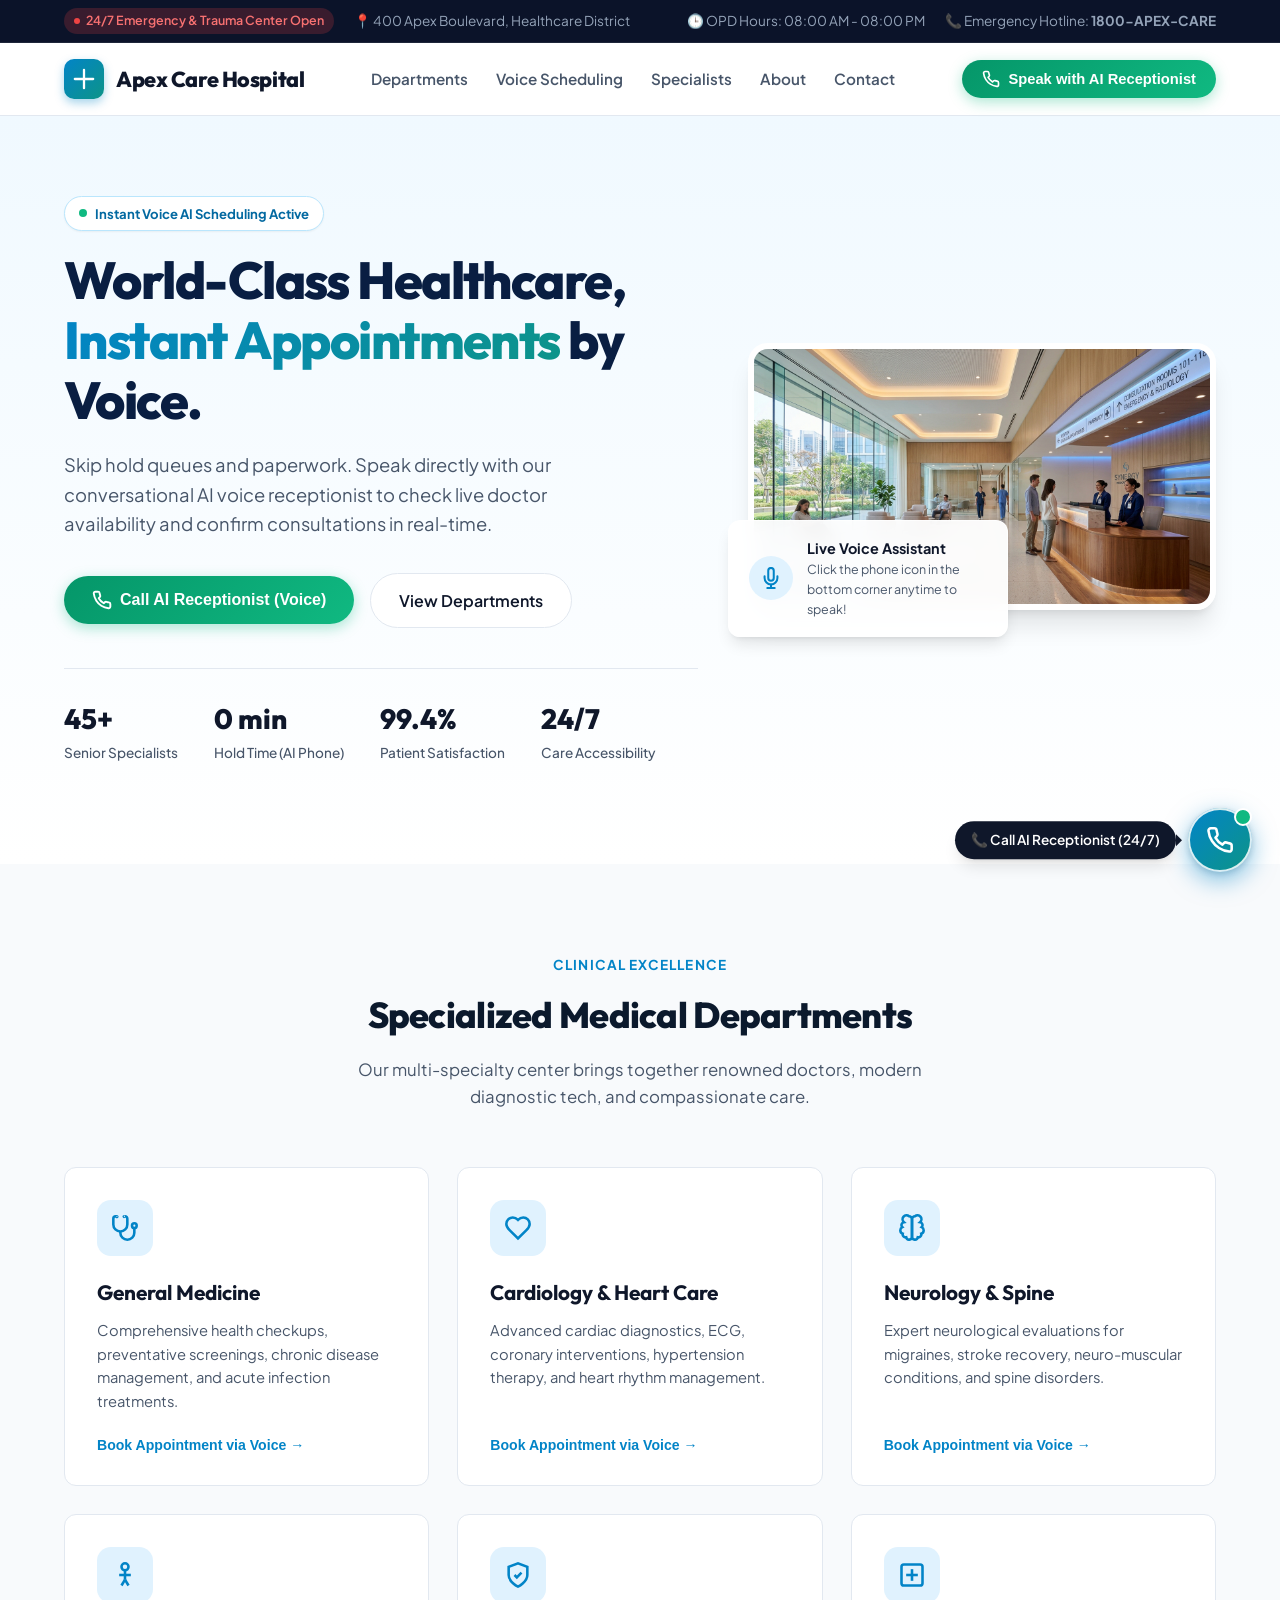
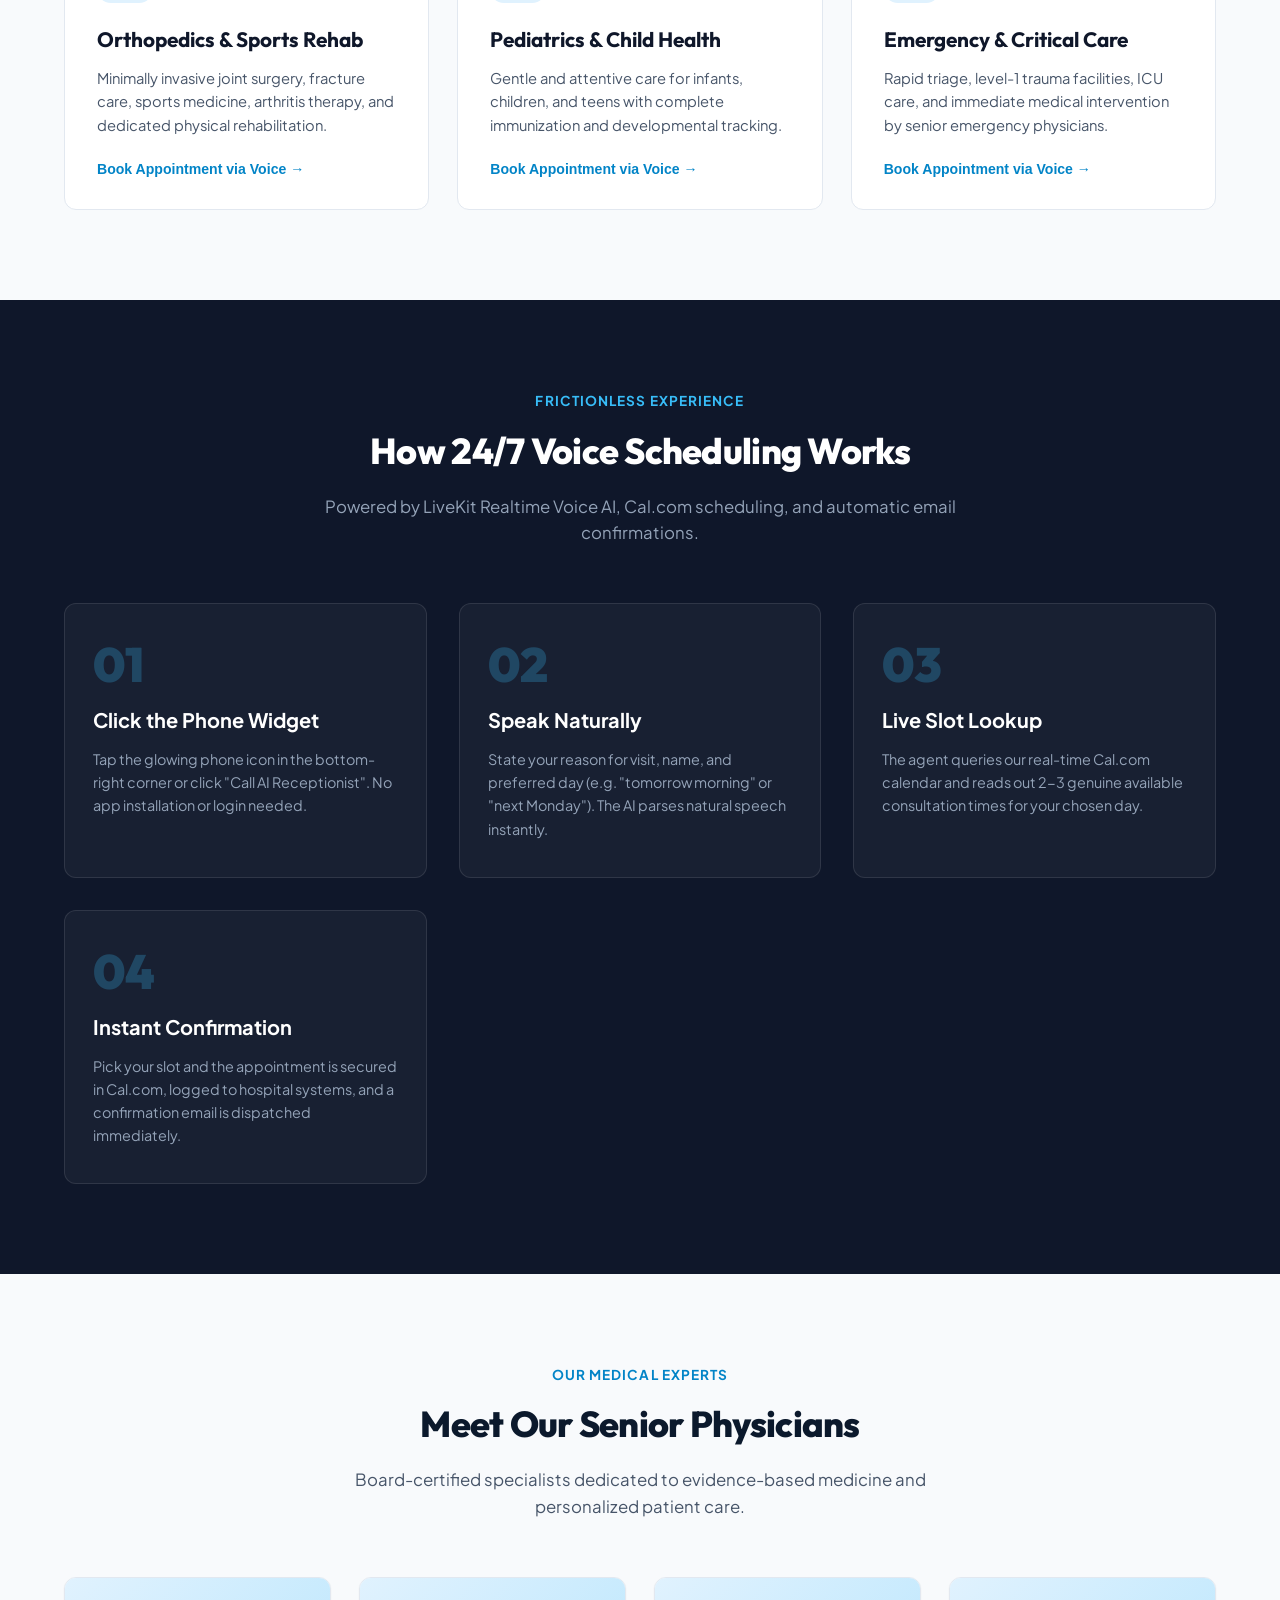
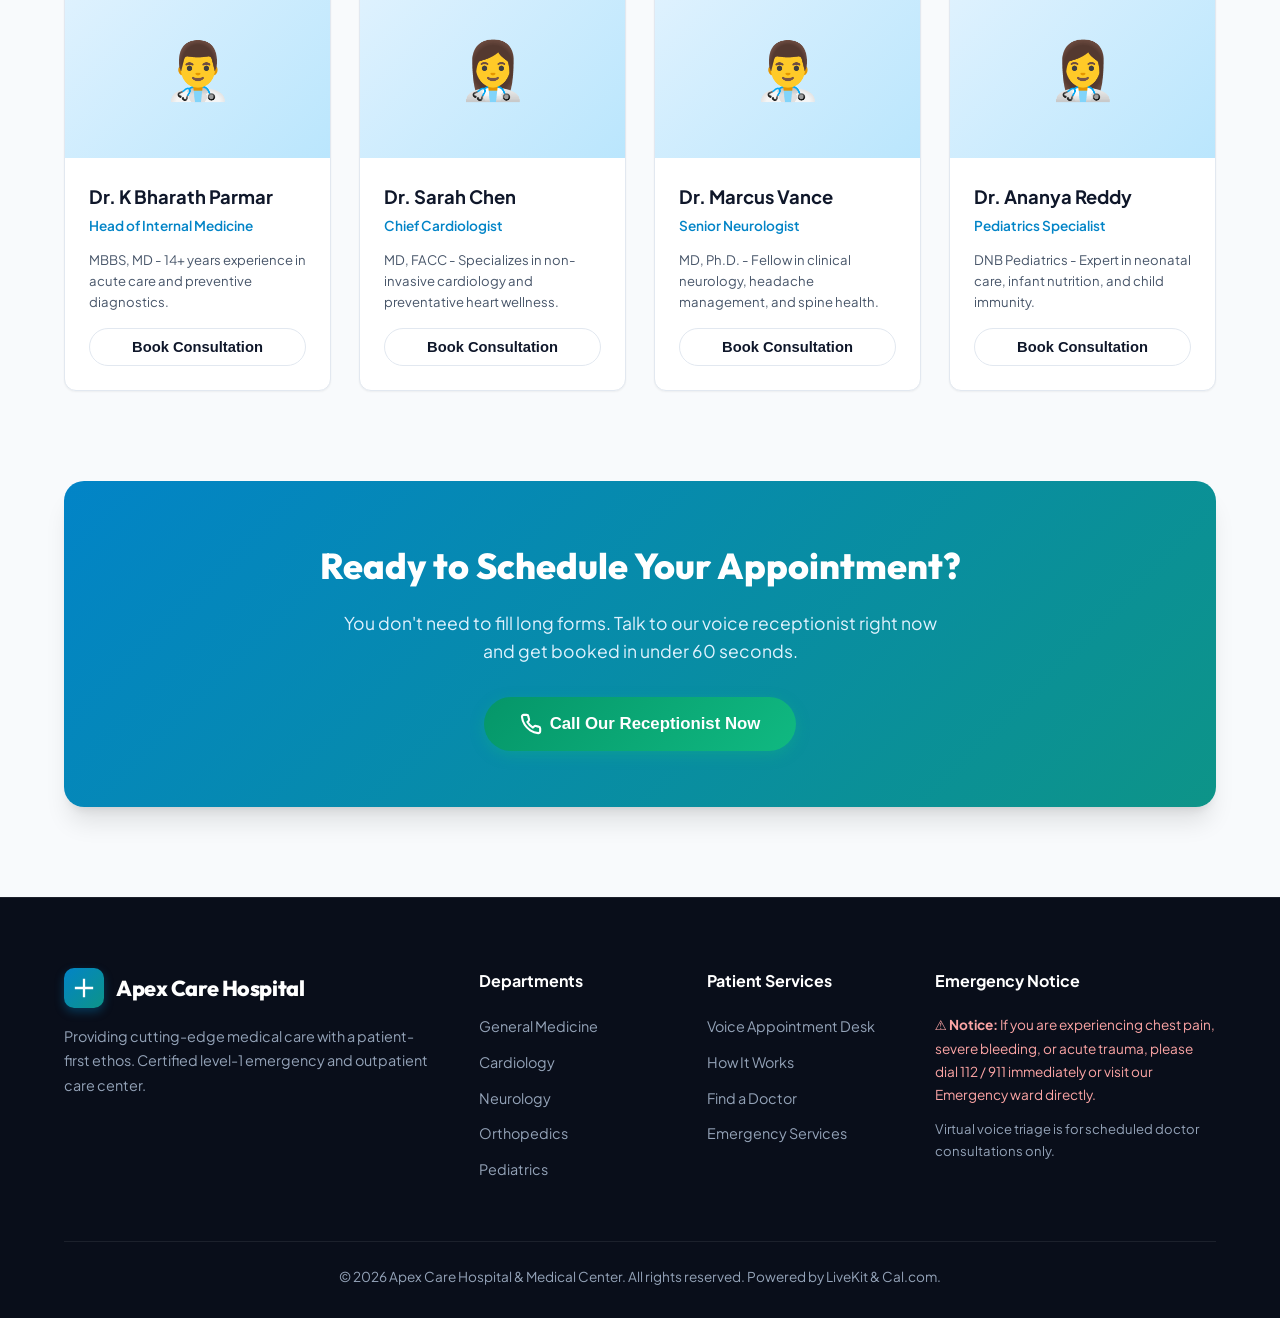
<file: index.html>
<!DOCTYPE html>
<html lang="en">
<head>
  <meta charset="UTF-8" />
  <meta name="viewport" content="width=device-width, initial-scale=1.0" />
  <title>Apex Care Hospital & Medical Center | 24/7 AI Voice Appointment Desk</title>
  <meta name="description" content="Experience compassionate healthcare with 24/7 AI voice-powered appointment booking. Speak directly with our virtual medical receptionist for instant doctor scheduling." />
  
  <!-- Fonts -->
  <link rel="preconnect" href="https://fonts.googleapis.com" />
  <link rel="preconnect" href="https://fonts.gstatic.com" crossorigin />
  <link href="https://fonts.googleapis.com/css2?family=Outfit:wght@500;600;700;800;900&family=Plus+Jakarta+Sans:wght@400;500;600;700&display=swap" rel="stylesheet" />
  
  <link rel="stylesheet" href="styles.css" />
</head>
<body>

  <!-- Top Info Bar -->
  <div class="top-bar">
    <div class="container">
      <div class="top-bar-left">
        <span class="badge-emergency"><span class="dot"></span> 24/7 Emergency & Trauma Center Open</span>
        <span>📍 400 Apex Boulevard, Healthcare District</span>
      </div>
      <div class="top-bar-right">
        <span>🕒 OPD Hours: 08:00 AM - 08:00 PM</span>
        <span>📞 Emergency Hotline: <strong>1800-APEX-CARE</strong></span>
      </div>
    </div>
  </div>

  <!-- Navbar -->
  <header class="navbar">
    <div class="container">
      <a href="#" class="logo">
        <div class="logo-icon">
          <svg width="22" height="22" viewBox="0 0 24 24" fill="none" stroke="currentColor" stroke-width="2.5" stroke-linecap="round" stroke-linejoin="round">
            <path d="M12 2v20M2 12h20"/>
          </svg>
        </div>
        <span>Apex Care Hospital</span>
      </a>

      <ul class="nav-links">
        <li><a href="#departments">Departments</a></li>
        <li><a href="#how-it-works">Voice Scheduling</a></li>
        <li><a href="#specialists">Specialists</a></li>
        <li><a href="#about">About</a></li>
        <li><a href="#contact">Contact</a></li>
      </ul>

      <div class="nav-cta">
        <button class="btn btn-call open-voice-btn" id="nav-voice-btn">
          <svg width="18" height="18" viewBox="0 0 24 24" fill="none" stroke="currentColor" stroke-width="2.2" stroke-linecap="round" stroke-linejoin="round">
            <path d="M22 16.92v3a2 2 0 0 1-2.18 2 19.79 19.79 0 0 1-8.63-3.07 19.5 19.5 0 0 1-6-6 19.79 19.79 0 0 1-3.07-8.67A2 2 0 0 1 4.11 2h3a2 2 0 0 1 2 1.72 12.84 12.84 0 0 0 .7 2.81 2 2 0 0 1-.45 2.11L8.09 9.91a16 16 0 0 0 6 6l1.27-1.27a2 2 0 0 1 2.11-.45 12.84 12.84 0 0 0 2.81.7A2 2 0 0 1 22 16.92z"/>
          </svg>
          Speak with AI Receptionist
        </button>
      </div>
    </div>
  </header>

  <!-- Hero Section -->
  <section class="hero">
    <div class="container hero-grid">
      <div class="hero-content">
        <div class="hero-pill">
          <span class="status-ping"></span>
          <span>Instant Voice AI Scheduling Active</span>
        </div>
        
        <h1 class="hero-title">
          World-Class Healthcare, <span>Instant Appointments</span> by Voice.
        </h1>
        
        <p class="hero-desc">
          Skip hold queues and paperwork. Speak directly with our conversational AI voice receptionist to check live doctor availability and confirm consultations in real-time.
        </p>

        <div class="hero-actions">
          <button class="btn btn-call open-voice-btn" id="hero-voice-btn">
            <svg width="20" height="20" viewBox="0 0 24 24" fill="none" stroke="currentColor" stroke-width="2.3" stroke-linecap="round" stroke-linejoin="round">
              <path d="M22 16.92v3a2 2 0 0 1-2.18 2 19.79 19.79 0 0 1-8.63-3.07 19.5 19.5 0 0 1-6-6 19.79 19.79 0 0 1-3.07-8.67A2 2 0 0 1 4.11 2h3a2 2 0 0 1 2 1.72 12.84 12.84 0 0 0 .7 2.81 2 2 0 0 1-.45 2.11L8.09 9.91a16 16 0 0 0 6 6l1.27-1.27a2 2 0 0 1 2.11-.45 12.84 12.84 0 0 0 2.81.7A2 2 0 0 1 22 16.92z"/>
            </svg>
            Call AI Receptionist (Voice)
          </button>
          
          <a href="#departments" class="btn btn-secondary">
            View Departments
          </a>
        </div>

        <div class="hero-stats">
          <div class="stat-item">
            <h4>45+</h4>
            <p>Senior Specialists</p>
          </div>
          <div class="stat-item">
            <h4>0 min</h4>
            <p>Hold Time (AI Phone)</p>
          </div>
          <div class="stat-item">
            <h4>99.4%</h4>
            <p>Patient Satisfaction</p>
          </div>
          <div class="stat-item">
            <h4>24/7</h4>
            <p>Care Accessibility</p>
          </div>
        </div>
      </div>

      <div class="hero-image-wrapper">
        <img src="assets/hospital_hero.jpg" alt="Apex Care Hospital Reception and Center" class="hero-image" />
        <div class="hero-floating-card">
          <div class="floating-icon">
            <svg width="22" height="22" viewBox="0 0 24 24" fill="none" stroke="currentColor" stroke-width="2.2" stroke-linecap="round" stroke-linejoin="round">
              <path d="M12 1a3 3 0 0 0-3 3v8a3 3 0 0 0 6 0V4a3 3 0 0 0-3-3z"/>
              <path d="M19 10v2a7 7 0 0 1-14 0v-2"/>
              <line x1="12" y1="19" x2="12" y2="23"/>
              <line x1="8" y1="23" x2="16" y2="23"/>
            </svg>
          </div>
          <div class="floating-text">
            <h5>Live Voice Assistant</h5>
            <p>Click the phone icon in the bottom corner anytime to speak!</p>
          </div>
        </div>
      </div>
    </div>
  </section>

  <!-- Departments Section -->
  <section class="section" id="departments">
    <div class="container">
      <div class="section-header">
        <span class="section-subtitle">Clinical Excellence</span>
        <h2 class="section-title">Specialized Medical Departments</h2>
        <p class="section-desc">Our multi-specialty center brings together renowned doctors, modern diagnostic tech, and compassionate care.</p>
      </div>

      <div class="dept-grid">
        <!-- Card 1 -->
        <div class="dept-card">
          <div class="dept-icon">
            <svg width="28" height="28" viewBox="0 0 24 24" fill="none" stroke="currentColor" stroke-width="2.2">
              <path d="M4.8 2.3A.3.3 0 1 0 5 2H4a2 2 0 0 0-2 2v5a6 6 0 0 0 6 6v0a6 6 0 0 0 6-6V4a2 2 0 0 0-2-2h-1a.2.2 0 1 0 .3.3"/>
              <path d="M8 15v1a6 6 0 0 0 6 6v0a6 6 0 0 0 6-6v-4"/>
              <circle cx="20" cy="10" r="2"/>
            </svg>
          </div>
          <h3>General Medicine</h3>
          <p>Comprehensive health checkups, preventative screenings, chronic disease management, and acute infection treatments.</p>
          <button class="dept-book-btn open-voice-btn" data-dept="General Medicine">
            Book Appointment via Voice &rarr;
          </button>
        </div>

        <!-- Card 2 -->
        <div class="dept-card">
          <div class="dept-icon">
            <svg width="28" height="28" viewBox="0 0 24 24" fill="none" stroke="currentColor" stroke-width="2.2">
              <path d="M19 14c1.49-1.46 3-3.21 3-5.5A5.5 5.5 0 0 0 16.5 3c-1.76 0-3 .5-4.5 2-1.5-1.5-2.74-2-4.5-2A5.5 5.5 0 0 0 2 8.5c0 2.3 1.5 4.05 3 5.5l7 7Z"/>
            </svg>
          </div>
          <h3>Cardiology & Heart Care</h3>
          <p>Advanced cardiac diagnostics, ECG, coronary interventions, hypertension therapy, and heart rhythm management.</p>
          <button class="dept-book-btn open-voice-btn" data-dept="Cardiology">
            Book Appointment via Voice &rarr;
          </button>
        </div>

        <!-- Card 3 -->
        <div class="dept-card">
          <div class="dept-icon">
            <svg width="28" height="28" viewBox="0 0 24 24" fill="none" stroke="currentColor" stroke-width="2.2">
              <path d="M9.5 2A2.5 2.5 0 0 1 12 4.5v15a2.5 2.5 0 0 1-4.96.44 2.5 2.5 0 0 1-2.96-3.08 3 3 0 0 1-.34-5.58 2.5 2.5 0 0 1 1.32-4.24 2.5 2.5 0 0 1 4.44-5.04z"/>
              <path d="M14.5 2A2.5 2.5 0 0 0 12 4.5v15a2.5 2.5 0 0 0 4.96.44 2.5 2.5 0 0 0 2.96-3.08 3 3 0 0 0 .34-5.58 2.5 2.5 0 0 0-1.32-4.24 2.5 2.5 0 0 0-4.44-5.04z"/>
            </svg>
          </div>
          <h3>Neurology & Spine</h3>
          <p>Expert neurological evaluations for migraines, stroke recovery, neuro-muscular conditions, and spine disorders.</p>
          <button class="dept-book-btn open-voice-btn" data-dept="Neurology">
            Book Appointment via Voice &rarr;
          </button>
        </div>

        <!-- Card 4 -->
        <div class="dept-card">
          <div class="dept-icon">
            <svg width="28" height="28" viewBox="0 0 24 24" fill="none" stroke="currentColor" stroke-width="2.2">
              <circle cx="12" cy="5" r="3"/>
              <line x1="12" y1="8" x2="12" y2="16"/>
              <line x1="7" y1="12" x2="17" y2="12"/>
              <line x1="9" y1="21" x2="12" y2="16"/>
              <line x1="15" y1="21" x2="12" y2="16"/>
            </svg>
          </div>
          <h3>Orthopedics & Sports Rehab</h3>
          <p>Minimally invasive joint surgery, fracture care, sports medicine, arthritis therapy, and dedicated physical rehabilitation.</p>
          <button class="dept-book-btn open-voice-btn" data-dept="Orthopedics">
            Book Appointment via Voice &rarr;
          </button>
        </div>

        <!-- Card 5 -->
        <div class="dept-card">
          <div class="dept-icon">
            <svg width="28" height="28" viewBox="0 0 24 24" fill="none" stroke="currentColor" stroke-width="2.2">
              <path d="M12 22s8-4 8-10V5l-8-3-8 3v7c0 6 8 10 8 10z"/>
              <path d="m9 12 2 2 4-4"/>
            </svg>
          </div>
          <h3>Pediatrics & Child Health</h3>
          <p>Gentle and attentive care for infants, children, and teens with complete immunization and developmental tracking.</p>
          <button class="dept-book-btn open-voice-btn" data-dept="Pediatrics">
            Book Appointment via Voice &rarr;
          </button>
        </div>

        <!-- Card 6 -->
        <div class="dept-card">
          <div class="dept-icon">
            <svg width="28" height="28" viewBox="0 0 24 24" fill="none" stroke="currentColor" stroke-width="2.2">
              <rect width="18" height="18" x="3" y="3" rx="2"/>
              <path d="M7 12h10"/>
              <path d="M12 7v10"/>
            </svg>
          </div>
          <h3>Emergency & Critical Care</h3>
          <p>Rapid triage, level-1 trauma facilities, ICU care, and immediate medical intervention by senior emergency physicians.</p>
          <button class="dept-book-btn open-voice-btn" data-dept="Emergency">
            Book Appointment via Voice &rarr;
          </button>
        </div>
      </div>
    </div>
  </section>

  <!-- How Voice AI Works Section -->
  <section class="section how-it-works" id="how-it-works">
    <div class="container">
      <div class="section-header">
        <span class="section-subtitle">Frictionless Experience</span>
        <h2 class="section-title">How 24/7 Voice Scheduling Works</h2>
        <p class="section-desc">Powered by LiveKit Realtime Voice AI, Cal.com scheduling, and automatic email confirmations.</p>
      </div>

      <div class="steps-grid">
        <div class="step-card">
          <div class="step-number">01</div>
          <h3>Click the Phone Widget</h3>
          <p>Tap the glowing phone icon in the bottom-right corner or click "Call AI Receptionist". No app installation or login needed.</p>
        </div>

        <div class="step-card">
          <div class="step-number">02</div>
          <h3>Speak Naturally</h3>
          <p>State your reason for visit, name, and preferred day (e.g. "tomorrow morning" or "next Monday"). The AI parses natural speech instantly.</p>
        </div>

        <div class="step-card">
          <div class="step-number">03</div>
          <h3>Live Slot Lookup</h3>
          <p>The agent queries our real-time Cal.com calendar and reads out 2-3 genuine available consultation times for your chosen day.</p>
        </div>

        <div class="step-card">
          <div class="step-number">04</div>
          <h3>Instant Confirmation</h3>
          <p>Pick your slot and the appointment is secured in Cal.com, logged to hospital systems, and a confirmation email is dispatched immediately.</p>
        </div>
      </div>
    </div>
  </section>

  <!-- Specialists Section -->
  <section class="section" id="specialists">
    <div class="container">
      <div class="section-header">
        <span class="section-subtitle">Our Medical Experts</span>
        <h2 class="section-title">Meet Our Senior Physicians</h2>
        <p class="section-desc">Board-certified specialists dedicated to evidence-based medicine and personalized patient care.</p>
      </div>

      <div class="doctor-grid">
        <div class="doctor-card">
          <div class="doctor-avatar">👨‍⚕️</div>
          <div class="doctor-info">
            <h4>Dr. K Bharath Parmar</h4>
            <div class="doctor-spec">Head of Internal Medicine</div>
            <p class="doctor-details">MBBS, MD - 14+ years experience in acute care and preventive diagnostics.</p>
            <button class="btn btn-secondary open-voice-btn" style="width: 100%; justify-content: center;">Book Consultation</button>
          </div>
        </div>

        <div class="doctor-card">
          <div class="doctor-avatar">👩‍⚕️</div>
          <div class="doctor-info">
            <h4>Dr. Sarah Chen</h4>
            <div class="doctor-spec">Chief Cardiologist</div>
            <p class="doctor-details">MD, FACC - Specializes in non-invasive cardiology and preventative heart wellness.</p>
            <button class="btn btn-secondary open-voice-btn" style="width: 100%; justify-content: center;">Book Consultation</button>
          </div>
        </div>

        <div class="doctor-card">
          <div class="doctor-avatar">👨‍⚕️</div>
          <div class="doctor-info">
            <h4>Dr. Marcus Vance</h4>
            <div class="doctor-spec">Senior Neurologist</div>
            <p class="doctor-details">MD, Ph.D. - Fellow in clinical neurology, headache management, and spine health.</p>
            <button class="btn btn-secondary open-voice-btn" style="width: 100%; justify-content: center;">Book Consultation</button>
          </div>
        </div>

        <div class="doctor-card">
          <div class="doctor-avatar">👩‍⚕️</div>
          <div class="doctor-info">
            <h4>Dr. Ananya Reddy</h4>
            <div class="doctor-spec">Pediatrics Specialist</div>
            <p class="doctor-details">DNB Pediatrics - Expert in neonatal care, infant nutrition, and child immunity.</p>
            <button class="btn btn-secondary open-voice-btn" style="width: 100%; justify-content: center;">Book Consultation</button>
          </div>
        </div>
      </div>
    </div>
  </section>

  <!-- CTA Banner Section -->
  <section class="section" style="padding-top: 0;">
    <div class="container">
      <div class="cta-banner">
        <h2>Ready to Schedule Your Appointment?</h2>
        <p>You don't need to fill long forms. Talk to our voice receptionist right now and get booked in under 60 seconds.</p>
        <button class="btn btn-call open-voice-btn" style="padding: 16px 36px; font-size: 1.05rem; margin: 0 auto;">
          <svg width="22" height="22" viewBox="0 0 24 24" fill="none" stroke="currentColor" stroke-width="2.3" stroke-linecap="round" stroke-linejoin="round">
            <path d="M22 16.92v3a2 2 0 0 1-2.18 2 19.79 19.79 0 0 1-8.63-3.07 19.5 19.5 0 0 1-6-6 19.79 19.79 0 0 1-3.07-8.67A2 2 0 0 1 4.11 2h3a2 2 0 0 1 2 1.72 12.84 12.84 0 0 0 .7 2.81 2 2 0 0 1-.45 2.11L8.09 9.91a16 16 0 0 0 6 6l1.27-1.27a2 2 0 0 1 2.11-.45 12.84 12.84 0 0 0 2.81.7A2 2 0 0 1 22 16.92z"/>
          </svg>
          Call Our Receptionist Now
        </button>
      </div>
    </div>
  </section>

  <!-- Footer -->
  <footer id="contact">
    <div class="container">
      <div class="footer-grid">
        <div class="footer-col">
          <a href="#" class="logo" style="color: white; margin-bottom: 16px;">
            <div class="logo-icon">
              <svg width="22" height="22" viewBox="0 0 24 24" fill="none" stroke="currentColor" stroke-width="2.5">
                <path d="M12 2v20M2 12h20"/>
              </svg>
            </div>
            <span>Apex Care Hospital</span>
          </a>
          <p>Providing cutting-edge medical care with a patient-first ethos. Certified level-1 emergency and outpatient care center.</p>
        </div>

        <div class="footer-col">
          <h4>Departments</h4>
          <ul>
            <li><a href="#departments">General Medicine</a></li>
            <li><a href="#departments">Cardiology</a></li>
            <li><a href="#departments">Neurology</a></li>
            <li><a href="#departments">Orthopedics</a></li>
            <li><a href="#departments">Pediatrics</a></li>
          </ul>
        </div>

        <div class="footer-col">
          <h4>Patient Services</h4>
          <ul>
            <li><a href="javascript:void(0)" class="open-voice-btn">Voice Appointment Desk</a></li>
            <li><a href="#how-it-works">How It Works</a></li>
            <li><a href="#specialists">Find a Doctor</a></li>
            <li><a href="#contact">Emergency Services</a></li>
          </ul>
        </div>

        <div class="footer-col">
          <h4>Emergency Notice</h4>
          <p style="color: #fca5a5; font-size: 0.85rem; margin-bottom: 12px;">
            ⚠️ <strong>Notice:</strong> If you are experiencing chest pain, severe bleeding, or acute trauma, please dial 112 / 911 immediately or visit our Emergency ward directly.
          </p>
          <p style="font-size: 0.82rem;">Virtual voice triage is for scheduled doctor consultations only.</p>
        </div>
      </div>

      <div class="footer-bottom">
        <p>&copy; 2026 Apex Care Hospital & Medical Center. All rights reserved. Powered by LiveKit & Cal.com.</p>
      </div>
    </div>
  </footer>


  <!-- =========================================================
       FLOATING PHONE VOICE AGENT WIDGET
  ========================================================= -->
  <div class="voice-widget-container">
    
    <!-- Pulse Waves around the Phone Icon -->
    <div class="pulse-ring"></div>
    <div class="pulse-ring"></div>

    <!-- Floating Phone Action Button -->
    <button class="voice-fab" id="voice-fab" title="Call AI Hospital Receptionist" aria-label="Open Voice Receptionist">
      <!-- Phone Icon -->
      <svg id="phone-icon" viewBox="0 0 24 24" fill="none" stroke="currentColor" stroke-width="2.2" stroke-linecap="round" stroke-linejoin="round">
        <path d="M22 16.92v3a2 2 0 0 1-2.18 2 19.79 19.79 0 0 1-8.63-3.07 19.5 19.5 0 0 1-6-6 19.79 19.79 0 0 1-3.07-8.67A2 2 0 0 1 4.11 2h3a2 2 0 0 1 2 1.72 12.84 12.84 0 0 0 .7 2.81 2 2 0 0 1-.45 2.11L8.09 9.91a16 16 0 0 0 6 6l1.27-1.27a2 2 0 0 1 2.11-.45 12.84 12.84 0 0 0 2.81.7A2 2 0 0 1 22 16.92z"/>
      </svg>
      <!-- Online Badge -->
      <span class="fab-live-badge"></span>
    </button>

    <!-- Floating Tooltip Nudge -->
    <div class="voice-fab-tooltip" id="voice-tooltip">
      <span>📞 Call AI Receptionist (24/7)</span>
    </div>

    <!-- Voice Agent Modal Window -->
    <div class="voice-popup-modal" id="voice-modal">
      
      <!-- Modal Header -->
      <div class="voice-modal-header">
        <div class="voice-agent-profile">
          <div class="voice-avatar-wrap">
            <svg width="20" height="20" viewBox="0 0 24 24" fill="none" stroke="currentColor" stroke-width="2">
              <path d="M12 1a3 3 0 0 0-3 3v8a3 3 0 0 0 6 0V4a3 3 0 0 0-3-3z"/>
              <path d="M19 10v2a7 7 0 0 1-14 0v-2"/>
            </svg>
            <span class="avatar-online-dot"></span>
          </div>
          <div class="voice-agent-info">
            <h4>Apex Care Voice Assistant</h4>
            <p>Live • Reception & Booking</p>
          </div>
        </div>

        <button class="voice-modal-close" id="voice-modal-close" aria-label="Close Assistant">
          <svg width="18" height="18" viewBox="0 0 24 24" fill="none" stroke="currentColor" stroke-width="2.5" stroke-linecap="round" stroke-linejoin="round">
            <line x1="18" y1="6" x2="6" y2="18"/>
            <line x1="6" y1="6" x2="18" y2="18"/>
          </svg>
        </button>
      </div>

      <!-- Modal Body (Embedded LiveKit Agent) -->
      <div class="voice-modal-body">
        <!-- allow="microphone" is essential for browser voice permissions -->
        <iframe
          src="http://localhost:3000/embed?theme=dark"
          id="voice-iframe"
          class="voice-iframe"
          allow="microphone; camera"
          title="Apex Care AI Receptionist"
        ></iframe>
      </div>
    </div>
  </div>

  <!-- Interactive JavaScript -->
  <script>
    const voiceFab = document.getElementById('voice-fab');
    const voiceModal = document.getElementById('voice-modal');
    const closeModal = document.getElementById('voice-modal-close');
    const voiceTooltip = document.getElementById('voice-tooltip');
    const openVoiceBtns = document.querySelectorAll('.open-voice-btn');

    function toggleModal() {
      const isOpen = voiceModal.classList.toggle('open');
      voiceFab.classList.toggle('active', isOpen);
      if (isOpen && voiceTooltip) {
        voiceTooltip.style.opacity = '0';
      }
    }

    function openModal() {
      voiceModal.classList.add('open');
      voiceFab.classList.add('active');
      if (voiceTooltip) voiceTooltip.style.opacity = '0';
    }

    function hideModal() {
      voiceModal.classList.remove('open');
      voiceFab.classList.remove('active');
    }

    voiceFab.addEventListener('click', toggleModal);
    closeModal.addEventListener('click', hideModal);

    // Any button on the page that says "Book Consultation" or "Call Receptionist"
    openVoiceBtns.forEach(btn => {
      btn.addEventListener('click', (e) => {
        e.preventDefault();
        openModal();
        voiceModal.scrollIntoView({ behavior: 'smooth', block: 'nearest' });
      });
    });

    // Close on Escape key
    window.addEventListener('keydown', (e) => {
      if (e.key === 'Escape' && voiceModal.classList.contains('open')) {
        hideModal();
      }
    });

    // Automatically fade out the tooltip after 6 seconds
    setTimeout(() => {
      if (voiceTooltip) {
        voiceTooltip.style.opacity = '0';
      }
    }, 6000);
  </script>
</body>
</html>
</file>
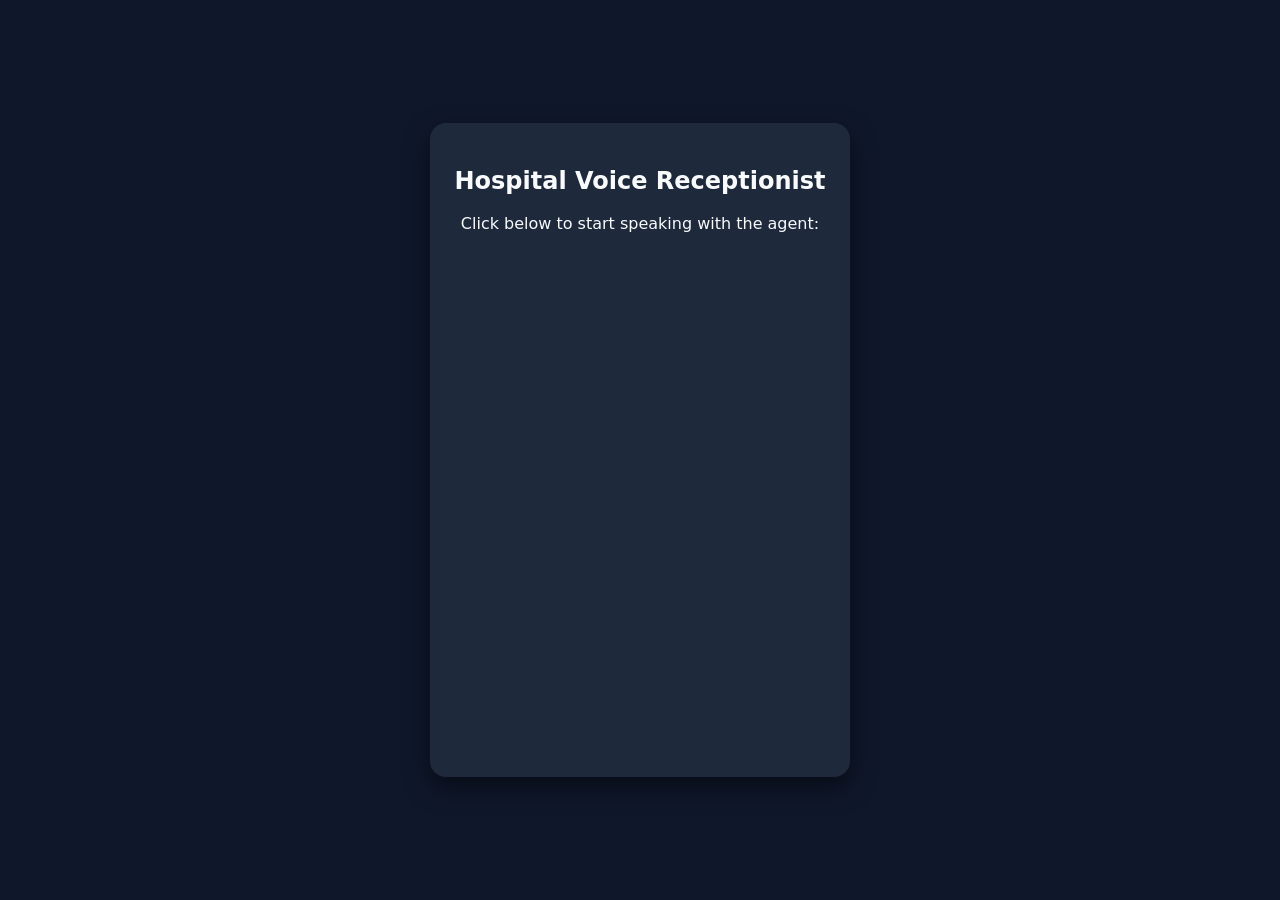
<file: test-embed.html>
<!DOCTYPE html>
<html lang="en">
<head>
  <meta charset="UTF-8" />
  <meta name="viewport" content="width=device-width, initial-scale=1.0" />
  <title>Hospital Voice Agent Embed Test</title>
  <style>
    body {
      font-family: system-ui, -apple-system, sans-serif;
      background: #0f172a;
      color: #f8fafc;
      display: flex;
      flex-direction: column;
      align-items: center;
      justify-content: center;
      min-height: 100vh;
      margin: 0;
      gap: 20px;
    }
    .container {
      background: #1e293b;
      padding: 24px;
      border-radius: 16px;
      box-shadow: 0 10px 25px rgba(0,0,0,0.5);
      text-align: center;
    }
    iframe {
      border: none;
      border-radius: 12px;
      overflow: hidden;
    }
  </style>
</head>
<body>
  <div class="container">
    <h2>Hospital Voice Receptionist</h2>
    <p>Click below to start speaking with the agent:</p>
    <!-- allow="microphone" is required by browsers to capture voice inside iframes -->
    <iframe
      src="http://localhost:3000/embed?theme=dark"
      style="width: 360px; height: 500px;"
      allow="microphone"
    ></iframe>
  </div>
</body>
</html>
</file>
<file: styles.css>
:root {
  --primary: #0284c7;
  --primary-dark: #0369a1;
  --primary-light: #e0f2fe;
  --secondary: #0d9488;
  --accent: #10b981;
  --dark: #0f172a;
  --dark-surface: #1e293b;
  --slate-600: #475569;
  --slate-400: #94a3b8;
  --slate-200: #e2e8f0;
  --light-bg: #f8fafc;
  --card-bg: #ffffff;
  --shadow-sm: 0 1px 2px 0 rgb(0 0 0 / 0.05);
  --shadow-md: 0 4px 6px -1px rgb(0 0 0 / 0.1), 0 2px 4px -2px rgb(0 0 0 / 0.1);
  --shadow-lg: 0 10px 15px -3px rgb(0 0 0 / 0.1), 0 4px 6px -4px rgb(0 0 0 / 0.1);
  --shadow-xl: 0 20px 25px -5px rgb(0 0 0 / 0.1), 0 8px 10px -6px rgb(0 0 0 / 0.1);
  --shadow-glow: 0 0 25px -5px rgba(2, 132, 199, 0.5);
  --radius-sm: 8px;
  --radius-md: 12px;
  --radius-lg: 20px;
  --radius-full: 9999px;
  --transition: all 0.3s cubic-bezier(0.4, 0, 0.2, 1);
}

* {
  margin: 0;
  padding: 0;
  box-sizing: border-box;
}

html {
  scroll-behavior: smooth;
  font-family: 'Plus Jakarta Sans', system-ui, -apple-system, sans-serif;
  color: var(--dark);
  background-color: var(--light-bg);
}

body {
  overflow-x: hidden;
  line-height: 1.6;
}

/* Top Announcement Bar */
.top-bar {
  background: #0b1329;
  color: #94a3b8;
  font-size: 0.85rem;
  padding: 8px 0;
  border-bottom: 1px solid rgba(255, 255, 255, 0.08);
}

.container {
  width: 90%;
  max-width: 1200px;
  margin: 0 auto;
}

.top-bar .container {
  display: flex;
  justify-content: space-between;
  align-items: center;
  flex-wrap: wrap;
  gap: 12px;
}

.top-bar-left, .top-bar-right {
  display: flex;
  align-items: center;
  gap: 20px;
}

.badge-emergency {
  background: rgba(239, 68, 68, 0.2);
  color: #f87171;
  padding: 3px 10px;
  border-radius: var(--radius-full);
  font-weight: 600;
  font-size: 0.78rem;
  display: inline-flex;
  align-items: center;
  gap: 6px;
}

.badge-emergency .dot {
  width: 6px;
  height: 6px;
  background: #ef4444;
  border-radius: 50%;
  animation: pulse-dot 1.5s infinite;
}

/* Navigation */
.navbar {
  background: rgba(255, 255, 255, 0.92);
  backdrop-filter: blur(12px);
  position: sticky;
  top: 0;
  z-index: 1000;
  border-bottom: 1px solid var(--slate-200);
  transition: var(--transition);
}

.navbar .container {
  display: flex;
  align-items: center;
  justify-content: space-between;
  padding: 16px 0;
}

.logo {
  display: flex;
  align-items: center;
  gap: 12px;
  text-decoration: none;
  color: var(--dark);
  font-weight: 800;
  font-size: 1.35rem;
  font-family: 'Outfit', sans-serif;
  letter-spacing: -0.02em;
}

.logo-icon {
  width: 40px;
  height: 40px;
  background: linear-gradient(135deg, var(--primary), var(--secondary));
  border-radius: 10px;
  display: flex;
  align-items: center;
  justify-content: center;
  color: white;
  box-shadow: 0 4px 10px rgba(2, 132, 199, 0.35);
}

.nav-links {
  display: flex;
  align-items: center;
  gap: 28px;
  list-style: none;
}

.nav-links a {
  text-decoration: none;
  color: var(--slate-600);
  font-weight: 600;
  font-size: 0.95rem;
  transition: var(--transition);
}

.nav-links a:hover {
  color: var(--primary);
}

.nav-cta {
  display: flex;
  align-items: center;
  gap: 14px;
}

.btn {
  display: inline-flex;
  align-items: center;
  gap: 8px;
  padding: 10px 20px;
  border-radius: var(--radius-full);
  font-size: 0.92rem;
  font-weight: 600;
  text-decoration: none;
  cursor: pointer;
  transition: var(--transition);
  border: none;
}

.btn-primary {
  background: linear-gradient(135deg, var(--primary), #0270a8);
  color: white;
  box-shadow: 0 4px 14px rgba(2, 132, 199, 0.35);
}

.btn-primary:hover {
  transform: translateY(-2px);
  box-shadow: 0 6px 20px rgba(2, 132, 199, 0.45);
}

.btn-secondary {
  background: white;
  color: var(--dark);
  border: 1.5px solid var(--slate-200);
}

.btn-secondary:hover {
  border-color: var(--primary);
  color: var(--primary);
  background: var(--primary-light);
}

.btn-call {
  background: linear-gradient(135deg, #059669, #10b981);
  color: white;
  box-shadow: 0 4px 14px rgba(16, 185, 129, 0.35);
}

.btn-call:hover {
  transform: translateY(-2px);
  box-shadow: 0 6px 20px rgba(16, 185, 129, 0.45);
}

/* Hero Section */
.hero {
  position: relative;
  padding: 80px 0 100px;
  background: linear-gradient(180deg, #f0f9ff 0%, #ffffff 100%);
  overflow: hidden;
}

.hero-grid {
  display: grid;
  grid-template-columns: 1.15fr 0.85fr;
  align-items: center;
  gap: 50px;
}

.hero-pill {
  display: inline-flex;
  align-items: center;
  gap: 8px;
  padding: 6px 14px;
  background: white;
  border: 1px solid #bae6fd;
  border-radius: var(--radius-full);
  color: var(--primary-dark);
  font-size: 0.82rem;
  font-weight: 700;
  margin-bottom: 20px;
  box-shadow: var(--shadow-sm);
}

.hero-pill .status-ping {
  width: 8px;
  height: 8px;
  border-radius: 50%;
  background: var(--accent);
  box-shadow: 0 0 0 0 rgba(16, 185, 129, 0.7);
  animation: ping 1.8s infinite;
}

.hero-title {
  font-size: 3.25rem;
  font-weight: 800;
  line-height: 1.15;
  letter-spacing: -0.03em;
  font-family: 'Outfit', sans-serif;
  color: #091e42;
  margin-bottom: 20px;
}

.hero-title span {
  background: linear-gradient(135deg, var(--primary) 0%, var(--secondary) 100%);
  -webkit-background-clip: text;
  -webkit-text-fill-color: transparent;
}

.hero-desc {
  font-size: 1.15rem;
  color: var(--slate-600);
  margin-bottom: 34px;
  max-width: 540px;
}

.hero-actions {
  display: flex;
  align-items: center;
  gap: 16px;
  flex-wrap: wrap;
  margin-bottom: 40px;
}

.hero-actions .btn {
  padding: 14px 28px;
  font-size: 1rem;
}

.hero-stats {
  display: flex;
  gap: 36px;
  border-top: 1px solid var(--slate-200);
  padding-top: 28px;
}

.stat-item h4 {
  font-size: 1.75rem;
  font-weight: 800;
  color: var(--dark);
  font-family: 'Outfit', sans-serif;
}

.stat-item p {
  font-size: 0.85rem;
  color: var(--slate-600);
  font-weight: 500;
}

.hero-image-wrapper {
  position: relative;
}

.hero-image {
  width: 100%;
  border-radius: var(--radius-lg);
  box-shadow: var(--shadow-xl);
  object-fit: cover;
  border: 6px solid white;
}

.hero-floating-card {
  position: absolute;
  bottom: -20px;
  left: -20px;
  background: rgba(255, 255, 255, 0.95);
  backdrop-filter: blur(10px);
  padding: 16px 20px;
  border-radius: var(--radius-md);
  box-shadow: var(--shadow-lg);
  border: 1px solid rgba(255, 255, 255, 0.8);
  display: flex;
  align-items: center;
  gap: 14px;
  max-width: 280px;
  animation: float 4s ease-in-out infinite;
}

.floating-icon {
  width: 44px;
  height: 44px;
  background: var(--primary-light);
  color: var(--primary);
  border-radius: 50%;
  display: flex;
  align-items: center;
  justify-content: center;
  flex-shrink: 0;
}

.floating-text h5 {
  font-size: 0.9rem;
  font-weight: 700;
  color: var(--dark);
}

.floating-text p {
  font-size: 0.78rem;
  color: var(--slate-600);
}

/* Sections Global */
.section {
  padding: 90px 0;
}

.section-header {
  text-align: center;
  max-width: 640px;
  margin: 0 auto 56px;
}

.section-subtitle {
  color: var(--primary);
  font-size: 0.85rem;
  font-weight: 700;
  text-transform: uppercase;
  letter-spacing: 0.08em;
  margin-bottom: 10px;
  display: block;
}

.section-title {
  font-size: 2.25rem;
  font-weight: 800;
  font-family: 'Outfit', sans-serif;
  letter-spacing: -0.02em;
  color: #0b192c;
  margin-bottom: 14px;
}

.section-desc {
  font-size: 1.05rem;
  color: var(--slate-600);
}

/* Departments Grid */
.dept-grid {
  display: grid;
  grid-template-columns: repeat(auto-fit, minmax(320px, 1fr));
  gap: 28px;
}

.dept-card {
  background: white;
  border-radius: var(--radius-md);
  padding: 32px;
  border: 1px solid var(--slate-200);
  transition: var(--transition);
  position: relative;
  display: flex;
  flex-direction: column;
}

.dept-card:hover {
  transform: translateY(-6px);
  box-shadow: var(--shadow-xl);
  border-color: #7dd3fc;
}

.dept-icon {
  width: 56px;
  height: 56px;
  background: var(--primary-light);
  color: var(--primary);
  border-radius: 14px;
  display: flex;
  align-items: center;
  justify-content: center;
  margin-bottom: 20px;
  transition: var(--transition);
}

.dept-card:hover .dept-icon {
  background: var(--primary);
  color: white;
}

.dept-card h3 {
  font-size: 1.3rem;
  font-weight: 700;
  margin-bottom: 10px;
  font-family: 'Outfit', sans-serif;
}

.dept-card p {
  font-size: 0.92rem;
  color: var(--slate-600);
  margin-bottom: 24px;
  flex-grow: 1;
}

.dept-book-btn {
  color: var(--primary);
  font-weight: 700;
  font-size: 0.88rem;
  display: inline-flex;
  align-items: center;
  gap: 6px;
  text-decoration: none;
  background: none;
  border: none;
  cursor: pointer;
  padding: 0;
}

.dept-book-btn:hover {
  gap: 10px;
}

/* Features / How Voice Works */
.how-it-works {
  background: #0f172a;
  color: white;
  position: relative;
}

.how-it-works .section-subtitle {
  color: #38bdf8;
}

.how-it-works .section-title {
  color: white;
}

.how-it-works .section-desc {
  color: #94a3b8;
}

.steps-grid {
  display: grid;
  grid-template-columns: repeat(auto-fit, minmax(280px, 1fr));
  gap: 32px;
}

.step-card {
  background: rgba(255, 255, 255, 0.04);
  border: 1px solid rgba(255, 255, 255, 0.1);
  padding: 36px 28px;
  border-radius: var(--radius-md);
  position: relative;
  transition: var(--transition);
}

.step-card:hover {
  background: rgba(255, 255, 255, 0.07);
  border-color: rgba(56, 189, 248, 0.4);
  transform: translateY(-4px);
}

.step-number {
  font-size: 3rem;
  font-weight: 900;
  color: rgba(56, 189, 248, 0.25);
  font-family: 'Outfit', sans-serif;
  line-height: 1;
  margin-bottom: 16px;
}

.step-card h3 {
  font-size: 1.25rem;
  font-weight: 700;
  margin-bottom: 12px;
}

.step-card p {
  font-size: 0.9rem;
  color: #94a3b8;
}

/* Doctors Section */
.doctor-grid {
  display: grid;
  grid-template-columns: repeat(auto-fit, minmax(260px, 1fr));
  gap: 28px;
}

.doctor-card {
  background: white;
  border-radius: var(--radius-md);
  overflow: hidden;
  border: 1px solid var(--slate-200);
  box-shadow: var(--shadow-sm);
  transition: var(--transition);
}

.doctor-card:hover {
  transform: translateY(-5px);
  box-shadow: var(--shadow-lg);
}

.doctor-avatar {
  height: 180px;
  background: linear-gradient(135deg, #e0f2fe, #bae6fd);
  display: flex;
  align-items: center;
  justify-content: center;
  color: var(--primary-dark);
  font-size: 3.5rem;
}

.doctor-info {
  padding: 24px;
}

.doctor-info h4 {
  font-size: 1.15rem;
  font-weight: 700;
  margin-bottom: 4px;
}

.doctor-spec {
  color: var(--primary);
  font-size: 0.85rem;
  font-weight: 600;
  margin-bottom: 12px;
}

.doctor-details {
  font-size: 0.82rem;
  color: var(--slate-600);
  margin-bottom: 16px;
}

/* Call to Action Banner */
.cta-banner {
  background: linear-gradient(135deg, #0284c7 0%, #0d9488 100%);
  color: white;
  border-radius: var(--radius-lg);
  padding: 56px 40px;
  text-align: center;
  position: relative;
  overflow: hidden;
  box-shadow: var(--shadow-xl);
}

.cta-banner h2 {
  font-size: 2.25rem;
  font-weight: 800;
  margin-bottom: 14px;
  font-family: 'Outfit', sans-serif;
}

.cta-banner p {
  font-size: 1.1rem;
  color: #e0f2fe;
  max-width: 600px;
  margin: 0 auto 32px;
}

/* Footer */
footer {
  background: #090e1a;
  color: #94a3b8;
  padding: 70px 0 30px;
  border-top: 1px solid rgba(255, 255, 255, 0.08);
}

.footer-grid {
  display: grid;
  grid-template-columns: 2fr 1fr 1fr 1.5fr;
  gap: 40px;
  margin-bottom: 50px;
}

.footer-col h4 {
  color: white;
  font-size: 1rem;
  margin-bottom: 20px;
  font-weight: 700;
}

.footer-col p {
  font-size: 0.9rem;
  line-height: 1.7;
}

.footer-col ul {
  list-style: none;
}

.footer-col ul li {
  margin-bottom: 10px;
}

.footer-col ul li a {
  color: #94a3b8;
  text-decoration: none;
  font-size: 0.9rem;
  transition: var(--transition);
}

.footer-col ul li a:hover {
  color: white;
}

.footer-bottom {
  text-align: center;
  border-top: 1px solid rgba(255, 255, 255, 0.08);
  padding-top: 24px;
  font-size: 0.85rem;
}

/* =========================================================
   FLOATING AI VOICE RECEPTIONIST PHONE WIDGET
========================================================= */

.voice-widget-container {
  position: fixed;
  bottom: 28px;
  right: 28px;
  z-index: 99999;
}

/* Pulse Rings */
.pulse-ring {
  position: absolute;
  top: 0;
  left: 0;
  width: 64px;
  height: 64px;
  border-radius: 50%;
  background: rgba(2, 132, 199, 0.35);
  animation: pulse-ring 2.4s cubic-bezier(0.215, 0.61, 0.355, 1) infinite;
  pointer-events: none;
}

.pulse-ring:nth-child(2) {
  animation-delay: 0.8s;
}

/* Phone Floating Action Button */
.voice-fab {
  position: relative;
  width: 64px;
  height: 64px;
  border-radius: 50%;
  background: linear-gradient(135deg, #0284c7 0%, #0d9488 100%);
  color: white;
  border: 2.5px solid rgba(255, 255, 255, 0.85);
  box-shadow: 0 8px 24px rgba(2, 132, 199, 0.5), 0 2px 6px rgba(0, 0, 0, 0.15);
  cursor: pointer;
  display: flex;
  align-items: center;
  justify-content: center;
  transition: all 0.3s cubic-bezier(0.34, 1.56, 0.64, 1);
  outline: none;
}

.voice-fab:hover {
  transform: scale(1.08) translateY(-2px);
  box-shadow: 0 12px 28px rgba(2, 132, 199, 0.6), 0 4px 10px rgba(0, 0, 0, 0.2);
}

.voice-fab:active {
  transform: scale(0.95);
}

.voice-fab svg {
  width: 28px;
  height: 28px;
  transition: transform 0.3s ease;
}

.voice-fab.active {
  background: #dc2626;
  border-color: #fca5a5;
  box-shadow: 0 8px 24px rgba(220, 38, 38, 0.5);
}

.voice-fab.active svg {
  transform: rotate(135deg);
}

/* Live Badge on Button */
.fab-live-badge {
  position: absolute;
  top: -2px;
  right: -2px;
  width: 18px;
  height: 18px;
  background: #10b981;
  border: 2.5px solid white;
  border-radius: 50%;
}

/* Tooltip / Prompt Nudge */
.voice-fab-tooltip {
  position: absolute;
  right: 76px;
  top: 50%;
  transform: translateY(-50%);
  background: #0f172a;
  color: white;
  padding: 8px 16px;
  border-radius: var(--radius-full);
  font-size: 0.85rem;
  font-weight: 600;
  white-space: nowrap;
  box-shadow: var(--shadow-lg);
  display: flex;
  align-items: center;
  gap: 8px;
  pointer-events: none;
  transition: opacity 0.3s, transform 0.3s;
}

.voice-fab-tooltip::after {
  content: '';
  position: absolute;
  right: -6px;
  top: 50%;
  transform: translateY(-50%);
  border-width: 6px 0 6px 6px;
  border-style: solid;
  border-color: transparent transparent transparent #0f172a;
}

/* Voice Embed Window Popup */
.voice-popup-modal {
  position: absolute;
  bottom: 80px;
  right: 0;
  width: 380px;
  height: 560px;
  background: #0f172a;
  border-radius: 20px;
  box-shadow: 0 20px 40px -10px rgba(0, 0, 0, 0.6), 0 0 0 1px rgba(255, 255, 255, 0.1);
  overflow: hidden;
  display: flex;
  flex-direction: column;
  opacity: 0;
  visibility: hidden;
  transform: scale(0.9) translateY(20px);
  transform-origin: bottom right;
  transition: all 0.35s cubic-bezier(0.16, 1, 0.3, 1);
  z-index: 100000;
}

.voice-popup-modal.open {
  opacity: 1;
  visibility: visible;
  transform: scale(1) translateY(0);
}

/* Modal Header */
.voice-modal-header {
  background: #1e293b;
  padding: 14px 18px;
  display: flex;
  align-items: center;
  justify-content: space-between;
  border-bottom: 1px solid rgba(255, 255, 255, 0.08);
}

.voice-agent-profile {
  display: flex;
  align-items: center;
  gap: 12px;
}

.voice-avatar-wrap {
  position: relative;
  width: 36px;
  height: 36px;
  background: linear-gradient(135deg, #0284c7, #0d9488);
  border-radius: 50%;
  display: flex;
  align-items: center;
  justify-content: center;
  color: white;
}

.avatar-online-dot {
  position: absolute;
  bottom: -1px;
  right: -1px;
  width: 10px;
  height: 10px;
  background: #10b981;
  border: 2px solid #1e293b;
  border-radius: 50%;
}

.voice-agent-info h4 {
  font-size: 0.92rem;
  font-weight: 700;
  color: white;
  line-height: 1.2;
}

.voice-agent-info p {
  font-size: 0.75rem;
  color: #94a3b8;
}

.voice-modal-close {
  background: transparent;
  border: none;
  color: #94a3b8;
  cursor: pointer;
  width: 28px;
  height: 28px;
  border-radius: 6px;
  display: flex;
  align-items: center;
  justify-content: center;
  transition: var(--transition);
}

.voice-modal-close:hover {
  background: rgba(255, 255, 255, 0.1);
  color: white;
}

/* Modal Body */
.voice-modal-body {
  flex-grow: 1;
  width: 100%;
  height: 100%;
  background: #0a0f1d;
  position: relative;
}

.voice-iframe {
  width: 100%;
  height: 100%;
  border: none;
  display: block;
}

/* Animations */
@keyframes pulse-ring {
  0% {
    transform: scale(0.95);
    opacity: 0.8;
  }
  50% {
    opacity: 0.4;
  }
  100% {
    transform: scale(1.6);
    opacity: 0;
  }
}

@keyframes pulse-dot {
  0%, 100% {
    transform: scale(1);
    opacity: 1;
  }
  50% {
    transform: scale(1.3);
    opacity: 0.6;
  }
}

@keyframes ping {
  0% {
    box-shadow: 0 0 0 0 rgba(16, 185, 129, 0.7);
  }
  70% {
    box-shadow: 0 0 0 8px rgba(16, 185, 129, 0);
  }
  100% {
    box-shadow: 0 0 0 0 rgba(16, 185, 129, 0);
  }
}

@keyframes float {
  0%, 100% {
    transform: translateY(0);
  }
  50% {
    transform: translateY(-8px);
  }
}

/* Responsive */
@media (max-width: 900px) {
  .hero-grid {
    grid-template-columns: 1fr;
    gap: 40px;
  }
  .hero-title {
    font-size: 2.5rem;
  }
  .footer-grid {
    grid-template-columns: 1fr 1fr;
  }
  .nav-links {
    display: none;
  }
}

@media (max-width: 540px) {
  .voice-popup-modal {
    width: calc(100vw - 32px);
    height: 75vh;
    right: -12px;
    bottom: 76px;
  }
  .hero-stats {
    flex-direction: column;
    gap: 16px;
  }
  .footer-grid {
    grid-template-columns: 1fr;
  }
}
</file>
